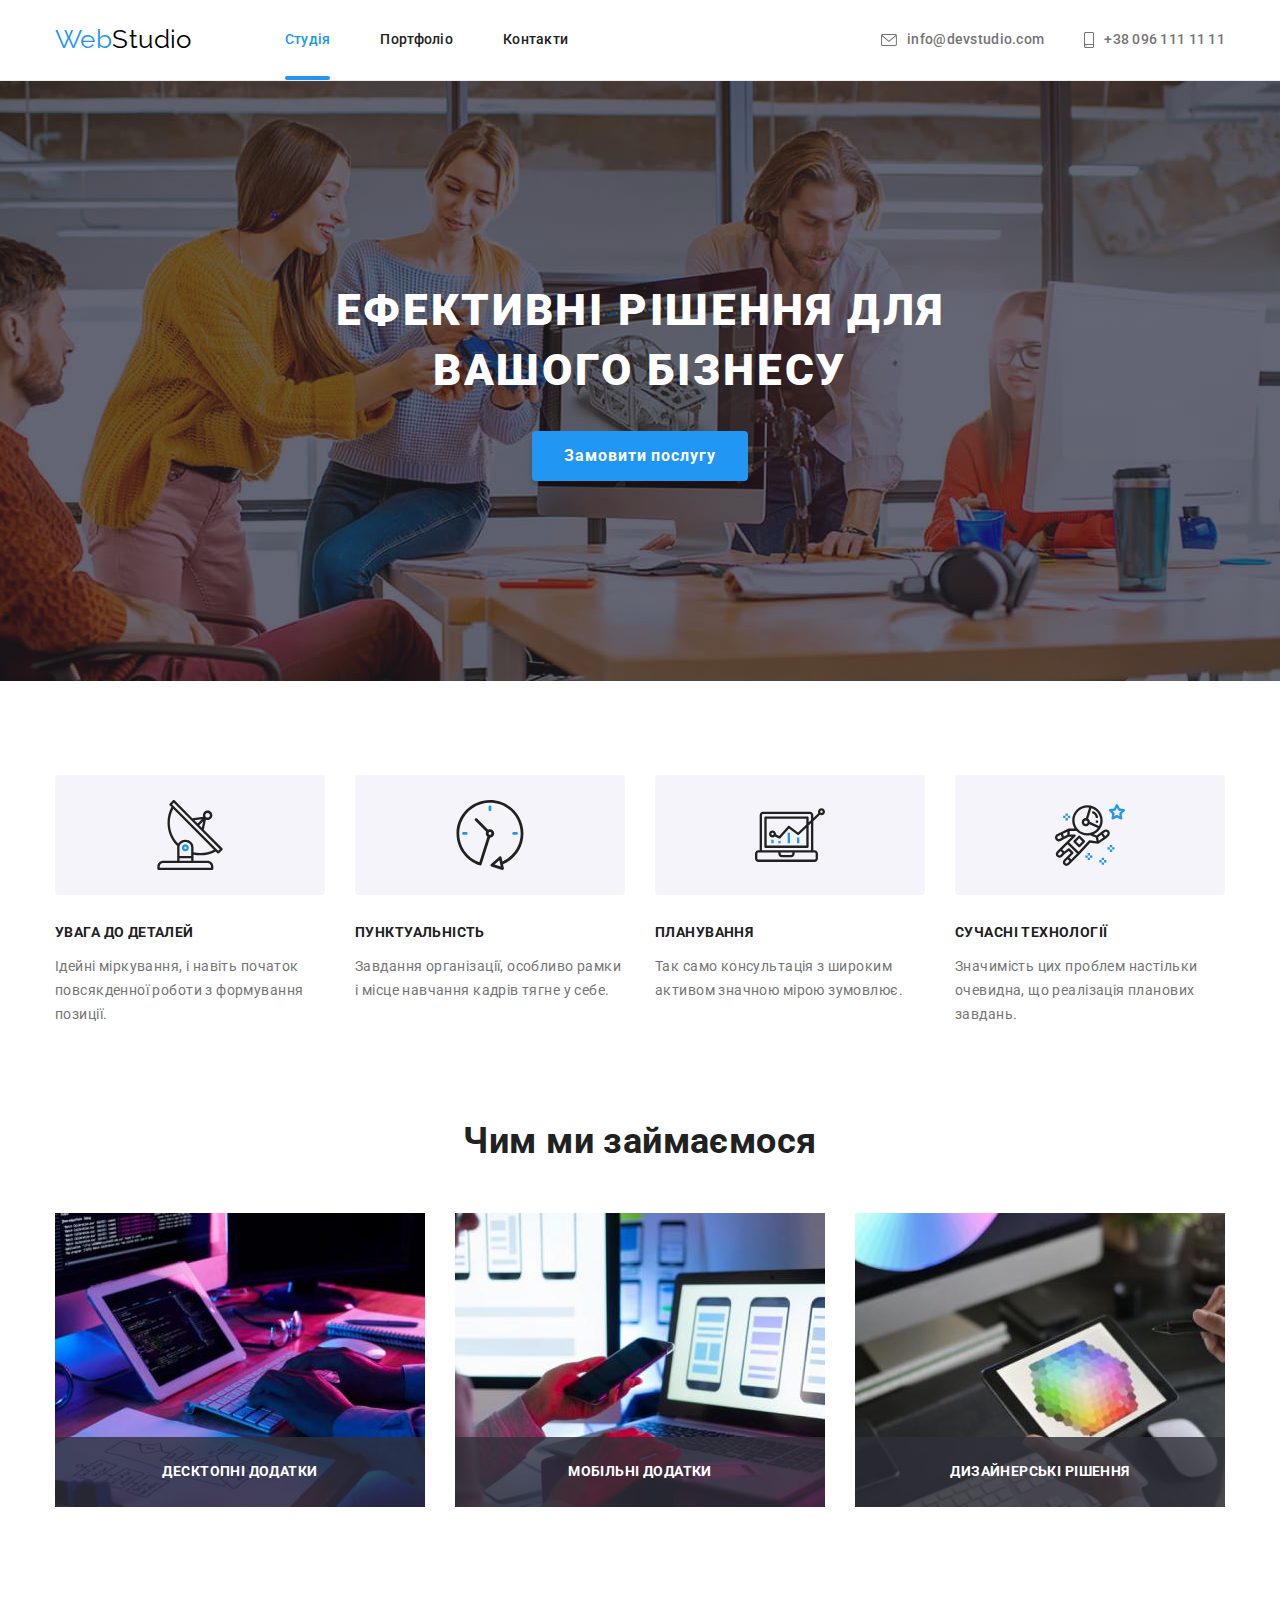
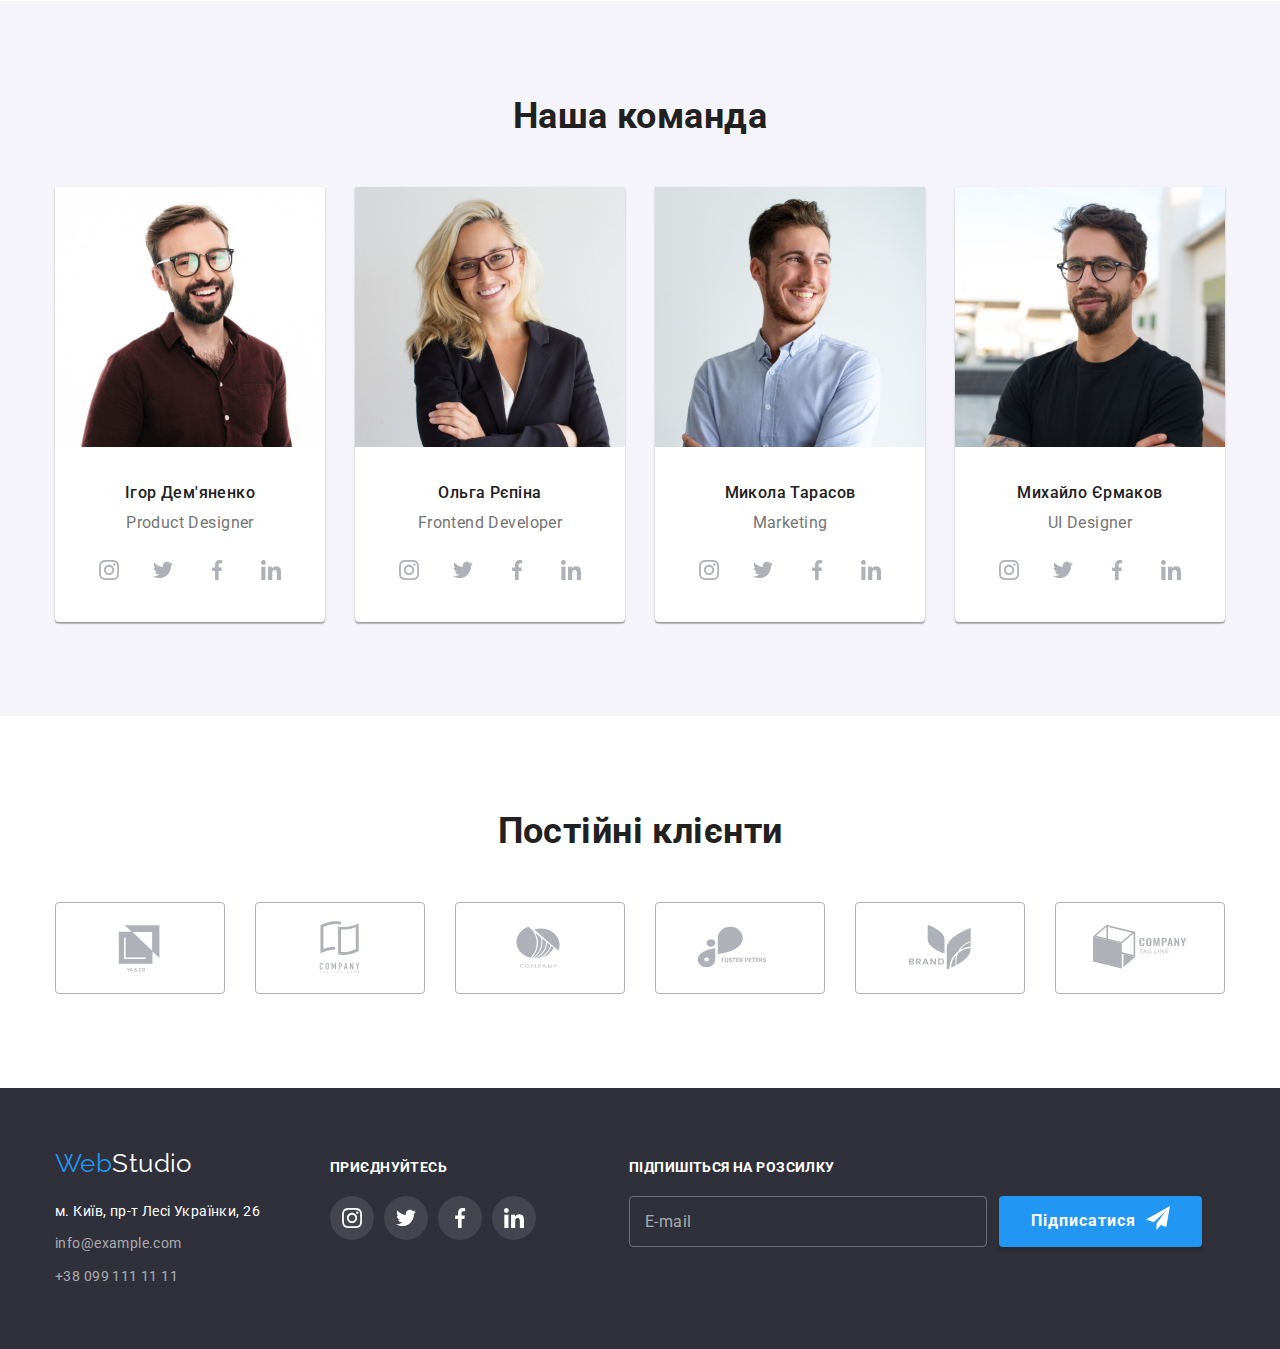
<file: index.html>
<!DOCTYPE html>
<html lang="uk">
  <head>
    <meta charset="UTF-8" />
    <meta http-equiv="X-UA-Compatible" content="IE=edge" />
    <meta name="viewport" content="width=device-width, initial-scale=1.0" />
    <title>WebStudio</title>

    <link rel="preconnect" href="https://fonts.googleapis.com" />
    <link rel="preconnect" href="https://fonts.gstatic.com" crossorigin />
    <link
      href="https://fonts.googleapis.com/css2?family=Raleway:wght@700&family=Roboto:wght@400;500;700;900&display=swap"
      rel="stylesheet"
    />
    <link
      rel="stylesheet"
      href="https://cdnjs.cloudflare.com/ajax/libs/modern-normalize/1.1.0/modern-normalize.min.css"
    />
    <link rel="stylesheet" href="./css/common.css" />
    <link rel="stylesheet" href="./css/main.css" />
  </head>

  <body>
    <header class="page-header">
      <div class="container main-nav">
        <a href="./index.html" class="logo"><span>Web</span>Studio</a>

        <nav>
          <ul class="list site-nav">
            <li class="item"><a href="/" class="link current">Студія</a></li>
            <li class="item">
              <a href="./portfolio.html" class="link">Портфоліо</a>
            </li>
            <li class="item"><a href="/" class="link">Контакти</a></li>
          </ul>
        </nav>

        <ul class="list contact">
          <li class="item">
            <a href="mailto:info@devstudio.com" class="link">
              <svg class="icon" width="16" height="12">
                <use href="./images/symbol-defs.svg#icon-envelope"></use>
              </svg>
              <span>info@devstudio.com</span>
            </a>
          </li>
          <li class="item">
            <a href="tel:+380961111111" class="link">
              <svg class="icon" width="10" height="16">
                <use href="./images/symbol-defs.svg#icon-smartphone"></use>
              </svg>
              <span>+38 096 111 11 11</span>
            </a>
          </li>
        </ul>
      </div>
    </header>

    <main>
      <section class="hero">
        <h1 class="hero-title">Ефективні рішення для вашого бізнесу</h1>
        <button type="button" class="button" data-modal-open>
          Замовити послугу
        </button>
      </section>

      <section class="section no-padding-bottom">
        <div class="container">
          <h2 class="section-title visually-hidden">Особливості</h2>

          <ul class="list features">
            <li class="item">
              <div class="icon-box">
                <svg class="icon" width="70" height="70">
                  <use href="./images/symbol-defs.svg#icon-antenna"></use>
                </svg>
              </div>
              <h3 class="title">УВАГА ДО ДЕТАЛЕЙ</h3>
              <p class="text">
                Ідейні міркування, і навіть початок повсякденної роботи з
                формування позиції.
              </p>
            </li>
            <li class="item">
              <div class="icon-box">
                <svg class="icon" width="70" height="70">
                  <use href="./images/symbol-defs.svg#icon-clock"></use>
                </svg>
              </div>
              <h3 class="title">ПУНКТУАЛЬНІСТЬ</h3>
              <p class="text">
                Завдання організації, особливо рамки і місце навчання кадрів
                тягне у себе.
              </p>
            </li>
            <li class="item">
              <div class="icon-box">
                <svg class="icon" width="70" height="70">
                  <use href="./images/symbol-defs.svg#icon-diagram"></use>
                </svg>
              </div>
              <h3 class="title">ПЛАНУВАННЯ</h3>
              <p class="text">
                Так само консультація з широким активом значною мірою зумовлює.
              </p>
            </li>
            <li class="item">
              <div class="icon-box">
                <svg class="icon" width="70" height="70">
                  <use href="./images/symbol-defs.svg#icon-astronaut"></use>
                </svg>
              </div>
              <h3 class="title">СУЧАСНІ ТЕХНОЛОГІЇ</h3>
              <p class="text">
                Значимість цих проблем настільки очевидна, що реалізація
                планових завдань.
              </p>
            </li>
          </ul>
        </div>
      </section>

      <section class="section">
        <div class="container">
          <h2 class="section-title">Чим ми займаємося</h2>

          <ul class="list directions">
            <li class="item">
              <img
                src="./images/box1.jpeg"
                alt="Десктопні додатки"
                width="370"
              />
              <p class="directions-text">Десктопні додатки</p>
            </li>
            <li class="item">
              <img
                src="./images/box2.jpeg"
                alt="Мобільні додатки"
                width="370"
              />
              <p class="directions-text">Мобільні додатки</p>
            </li>
            <li class="item">
              <img
                src="./images/box3.jpeg"
                alt="Дизайнерські рішення"
                width="370"
              />
              <p class="directions-text">Дизайнерські рішення</p>
            </li>
          </ul>
        </div>
      </section>

      <section class="section team-page">
        <div class="container">
          <h2 class="section-title">Наша команда</h2>

          <ul class="list team">
            <li class="item">
              <img
                class="photo"
                src="./images/team-card-1.jpeg"
                alt="Фото Ігоря Дем'яненко"
                width="270"
                height="260"
              />
              <h3 class="title">Ігор Дем'яненко</h3>
              <p class="text">Product Designer</p>

              <ul class="list social-links">
                <li class="social-item">
                  <a
                    href="/"
                    class="social-link"
                    aria-label="Посилання на інстаграм"
                  >
                    <svg class="social-icon" width="20" height="20">
                      <use href="./images/symbol-defs.svg#icon-instagram"></use>
                    </svg>
                  </a>
                </li>
                <li class="social-item">
                  <a
                    href="/"
                    class="social-link"
                    aria-label="Посилання на твітер"
                  >
                    <svg class="social-icon" width="20" height="20">
                      <use href="./images/symbol-defs.svg#icon-twitter"></use>
                    </svg>
                  </a>
                </li>
                <li class="social-item">
                  <a
                    href="/"
                    class="social-link"
                    aria-label="Посилання на фейсбук"
                  >
                    <svg class="social-icon" width="20" height="20">
                      <use href="./images/symbol-defs.svg#icon-facebook"></use>
                    </svg>
                  </a>
                </li>
                <li class="social-item">
                  <a
                    href="/"
                    class="social-link"
                    aria-label="Посилання на лінкедін"
                  >
                    <svg class="social-icon" width="20" height="20">
                      <use href="./images/symbol-defs.svg#icon-linkedin"></use>
                    </svg>
                  </a>
                </li>
              </ul>
            </li>

            <li class="item">
              <img
                class="photo"
                src="./images/team-card-2.jpeg"
                alt="Фото Ольги Рєпіной"
                width="270"
                height="260"
              />
              <h3 class="title">Ольга Рєпіна</h3>
              <p class="text">Frontend Developer</p>

              <ul class="list social-links">
                <li class="social-item">
                  <a
                    href="/"
                    class="social-link"
                    aria-label="Посилання на інстаграм"
                  >
                    <svg class="social-icon" width="20" height="20">
                      <use href="./images/symbol-defs.svg#icon-instagram"></use>
                    </svg>
                  </a>
                </li>
                <li class="social-item">
                  <a
                    href="/"
                    class="social-link"
                    aria-label="Посилання на твітер"
                  >
                    <svg class="social-icon" width="20" height="20">
                      <use href="./images/symbol-defs.svg#icon-twitter"></use>
                    </svg>
                  </a>
                </li>
                <li class="social-item">
                  <a
                    href="/"
                    class="social-link"
                    aria-label="Посилання на фейсбук"
                  >
                    <svg class="social-icon" width="20" height="20">
                      <use href="./images/symbol-defs.svg#icon-facebook"></use>
                    </svg>
                  </a>
                </li>
                <li class="social-item">
                  <a
                    href="/"
                    class="social-link"
                    aria-label="Посилання на лінкедін"
                  >
                    <svg class="social-icon" width="20" height="20">
                      <use href="./images/symbol-defs.svg#icon-linkedin"></use>
                    </svg>
                  </a>
                </li>
              </ul>
            </li>

            <li class="item">
              <img
                class="photo"
                src="./images/team-card-3.jpeg"
                alt="Фото Миколи Тарасова"
                width="270"
                height="260"
              />
              <h3 class="title">Микола Тарасов</h3>
              <p class="text">Marketing</p>

              <ul class="list social-links">
                <li class="social-item">
                  <a
                    href="/"
                    class="social-link"
                    aria-label="Посилання на інстаграм"
                  >
                    <svg class="social-icon" width="20" height="20">
                      <use href="./images/symbol-defs.svg#icon-instagram"></use>
                    </svg>
                  </a>
                </li>
                <li class="social-item">
                  <a
                    href="/"
                    class="social-link"
                    aria-label="Посилання на твітер"
                  >
                    <svg class="social-icon" width="20" height="20">
                      <use href="./images/symbol-defs.svg#icon-twitter"></use>
                    </svg>
                  </a>
                </li>
                <li class="social-item">
                  <a
                    href="/"
                    class="social-link"
                    aria-label="Посилання на фейсбук"
                  >
                    <svg class="social-icon" width="20" height="20">
                      <use href="./images/symbol-defs.svg#icon-facebook"></use>
                    </svg>
                  </a>
                </li>
                <li class="social-item">
                  <a
                    href="/"
                    class="social-link"
                    aria-label="Посилання на лінкедін"
                  >
                    <svg class="social-icon" width="20" height="20">
                      <use href="./images/symbol-defs.svg#icon-linkedin"></use>
                    </svg>
                  </a>
                </li>
              </ul>
            </li>

            <li class="item">
              <img
                class="photo"
                src="./images/team-card-4.jpeg"
                alt="Фото Михайла Єрмакова"
                width="270"
                height="260"
              />
              <h3 class="title">Михайло Єрмаков</h3>
              <p class="text">UI Designer</p>

              <ul class="list social-links">
                <li class="social-item">
                  <a
                    href="/"
                    class="social-link"
                    aria-label="Посилання на інстаграм"
                  >
                    <svg class="social-icon" width="20" height="20">
                      <use href="./images/symbol-defs.svg#icon-instagram"></use>
                    </svg>
                  </a>
                </li>
                <li class="social-item">
                  <a
                    href="/"
                    class="social-link"
                    aria-label="Посилання на твітер"
                  >
                    <svg class="social-icon" width="20" height="20">
                      <use href="./images/symbol-defs.svg#icon-twitter"></use>
                    </svg>
                  </a>
                </li>
                <li class="social-item">
                  <a
                    href="/"
                    class="social-link"
                    aria-label="Посилання на фейсбук"
                  >
                    <svg class="social-icon" width="20" height="20">
                      <use href="./images/symbol-defs.svg#icon-facebook"></use>
                    </svg>
                  </a>
                </li>
                <li class="social-item">
                  <a
                    href="/"
                    class="social-link"
                    aria-label="Посилання на лінкедін"
                  >
                    <svg class="social-icon" width="20" height="20">
                      <use href="./images/symbol-defs.svg#icon-linkedin"></use>
                    </svg>
                  </a>
                </li>
              </ul>
            </li>
          </ul>
        </div>
      </section>

      <section class="section">
        <div class="container">
          <h2 class="section-title">Постійні клієнти</h2>

          <ul class="list clients">
            <li class="list item">
              <a href="/" class="link" aria-label="Посилання на клієнта 1">
                <svg class="icon" width="106" height="60">
                  <use href="./images/symbol-defs.svg#icon-client-one"></use>
                </svg>
              </a>
            </li>
            <li class="item">
              <a href="" class="link" aria-label="Посилання на клієнта 2">
                <svg class="icon" width="106" height="60">
                  <use href="./images/symbol-defs.svg#icon-client-two"></use>
                </svg>
              </a>
            </li>
            <li class="item">
              <a href="" class="link" aria-label="Посилання на клієнта 3">
                <svg class="icon" width="106" height="60">
                  <use href="./images/symbol-defs.svg#icon-client-three"></use>
                </svg>
              </a>
            </li>
            <li class="item">
              <a href="" class="link" aria-label="Посилання на клієнта 4">
                <svg class="icon" width="106" height="60">
                  <use href="./images/symbol-defs.svg#icon-client-four"></use>
                </svg>
              </a>
            </li>
            <li class="item">
              <a href="" class="link" aria-label="Посилання на клієнта 5">
                <svg class="icon" width="106" height="60">
                  <use href="./images/symbol-defs.svg#icon-client-five"></use>
                </svg>
              </a>
            </li>
            <li class="item">
              <a href="" class="link" aria-label="Посилання на клієнта 6">
                <svg class="icon" width="106" height="60">
                  <use href="./images/symbol-defs.svg#icon-client-six"></use>
                </svg>
              </a>
            </li>
          </ul>
        </div>
      </section>
    </main>

    <footer class="page-footer">
      <div class="container">
        <div class="address-page">
          <a href="./index.html" class="logo"><span>Web</span>Studio</a>

          <address>
            <ul class="list address">
              <li class="item">
                <a
                  class="link"
                  href="https://goo.gl/maps/fJJM2QCTUEpebTVs9"
                  target="_blank"
                  rel="noopener noreferrer"
                  >м. Київ, пр-т Лесі Українки, 26</a
                >
              </li>
              <li class="item">
                <a class="link" href="mailto:info@example.com"
                  >info@example.com</a
                >
              </li>
              <li class="item no-padding-bottom">
                <a class="link" href="tel:+380991111111">+38 099 111 11 11</a>
              </li>
            </ul>
          </address>
        </div>

        <div class="social-footer">
          <h2 class="footer-title">Приєднуйтесь</h2>

          <ul class="list social-page">
            <li class="social-item">
              <a
                href="/"
                class="social-link"
                aria-label="Посилання на інстаграм"
              >
                <svg class="social-icon" width="20" height="20">
                  <use href="./images/symbol-defs.svg#icon-instagram"></use>
                </svg>
              </a>
            </li>
            <li class="social-item">
              <a href="/" class="social-link" aria-label="Посилання на твітер">
                <svg class="social-icon" width="20" height="20">
                  <use href="./images/symbol-defs.svg#icon-twitter"></use>
                </svg>
              </a>
            </li>
            <li class="social-item">
              <a href="/" class="social-link" aria-label="Посилання на фейсбук">
                <svg class="social-icon" width="20" height="20">
                  <use href="./images/symbol-defs.svg#icon-facebook"></use>
                </svg>
              </a>
            </li>
            <li class="social-item">
              <a
                href="/"
                class="social-link"
                aria-label="Посилання на лінкедін"
              >
                <svg class="social-icon" width="20" height="20">
                  <use href="./images/symbol-defs.svg#icon-linkedin"></use>
                </svg>
              </a>
            </li>
          </ul>
        </div>

        <div class="form-footer">
          <h2 class="footer-title">Підпишіться на розсилку</h2>

          <form class="form-mail">
            <div class="form-field">
              <input
                class="form-input"
                type="email"
                name="mail"
                id="mail"
                placeholder=" "
              />
              <label class="form-label" for="mail">E-mail</label>
            </div>

            <button class="button" type="submit">
              Підписатися
              <svg class="social-icon" width="24" height="24">
                <use href="./images/symbol-defs.svg#icon-send"></use>
              </svg>
            </button>
          </form>
        </div>
      </div>
    </footer>

    <div class="backdrop is-hidden" data-modal>
      <div class="modal">
        <button type="button" class="modal-close" data-modal-close>
          <svg width="11" height="11">
            <use href="./images/symbol-defs.svg#icon-vector"></use>
          </svg>
        </button>

        <legend class="form-legend">
          Залиште свої дані, ми вам передзвонимо
        </legend>

        <form class="form-modal">
          <label class="form-field">
            <span class="form-label">Ім'я</span>
            <input class="form-input" type="text" name="name" />
            <svg class="form-icon" width="18" height="18">
              <use href="./images/symbol-defs.svg#icon-person"></use>
            </svg>
          </label>

          <label class="form-field">
            <span class="form-label">Телефон</span>
            <input class="form-input" type="tel" name="tel" />
            <svg class="form-icon" width="18" height="18">
              <use href="./images/symbol-defs.svg#icon-phone"></use>
            </svg>
          </label>

          <label class="form-field">
            <span class="form-label">Пошта</span>
            <input class="form-input" type="email" name="mail" />
            <svg class="form-icon" width="18" height="18">
              <use href="./images/symbol-defs.svg#icon-email"></use>
            </svg>
          </label>

          <label class="form-field">
            <span class="form-label">Коментар</span>
            <textarea
              class="comment"
              name="comment"
              rows="7"
              placeholder="Введіть текст"
            ></textarea>
          </label>

          <label class="form-checkbox">
            <input class="checkbox" type="checkbox" name="topic" value="js" />
            <span class="checkbox-icon">
              <svg class="form-icon" width="12" height="9">
                <use href="./images/symbol-defs.svg#icon-check"></use>
              </svg>
            </span>
            <span class="form-label">
              Погоджуюся з розсилкою та приймаю
              <a href="/"> Умови договору </a>
            </span>
          </label>

          <button class="button" type="submit">Відправити</button>
        </form>
      </div>
    </div>

    <script src="./js/modal.js"></script>
  </body>
</html>
</file>
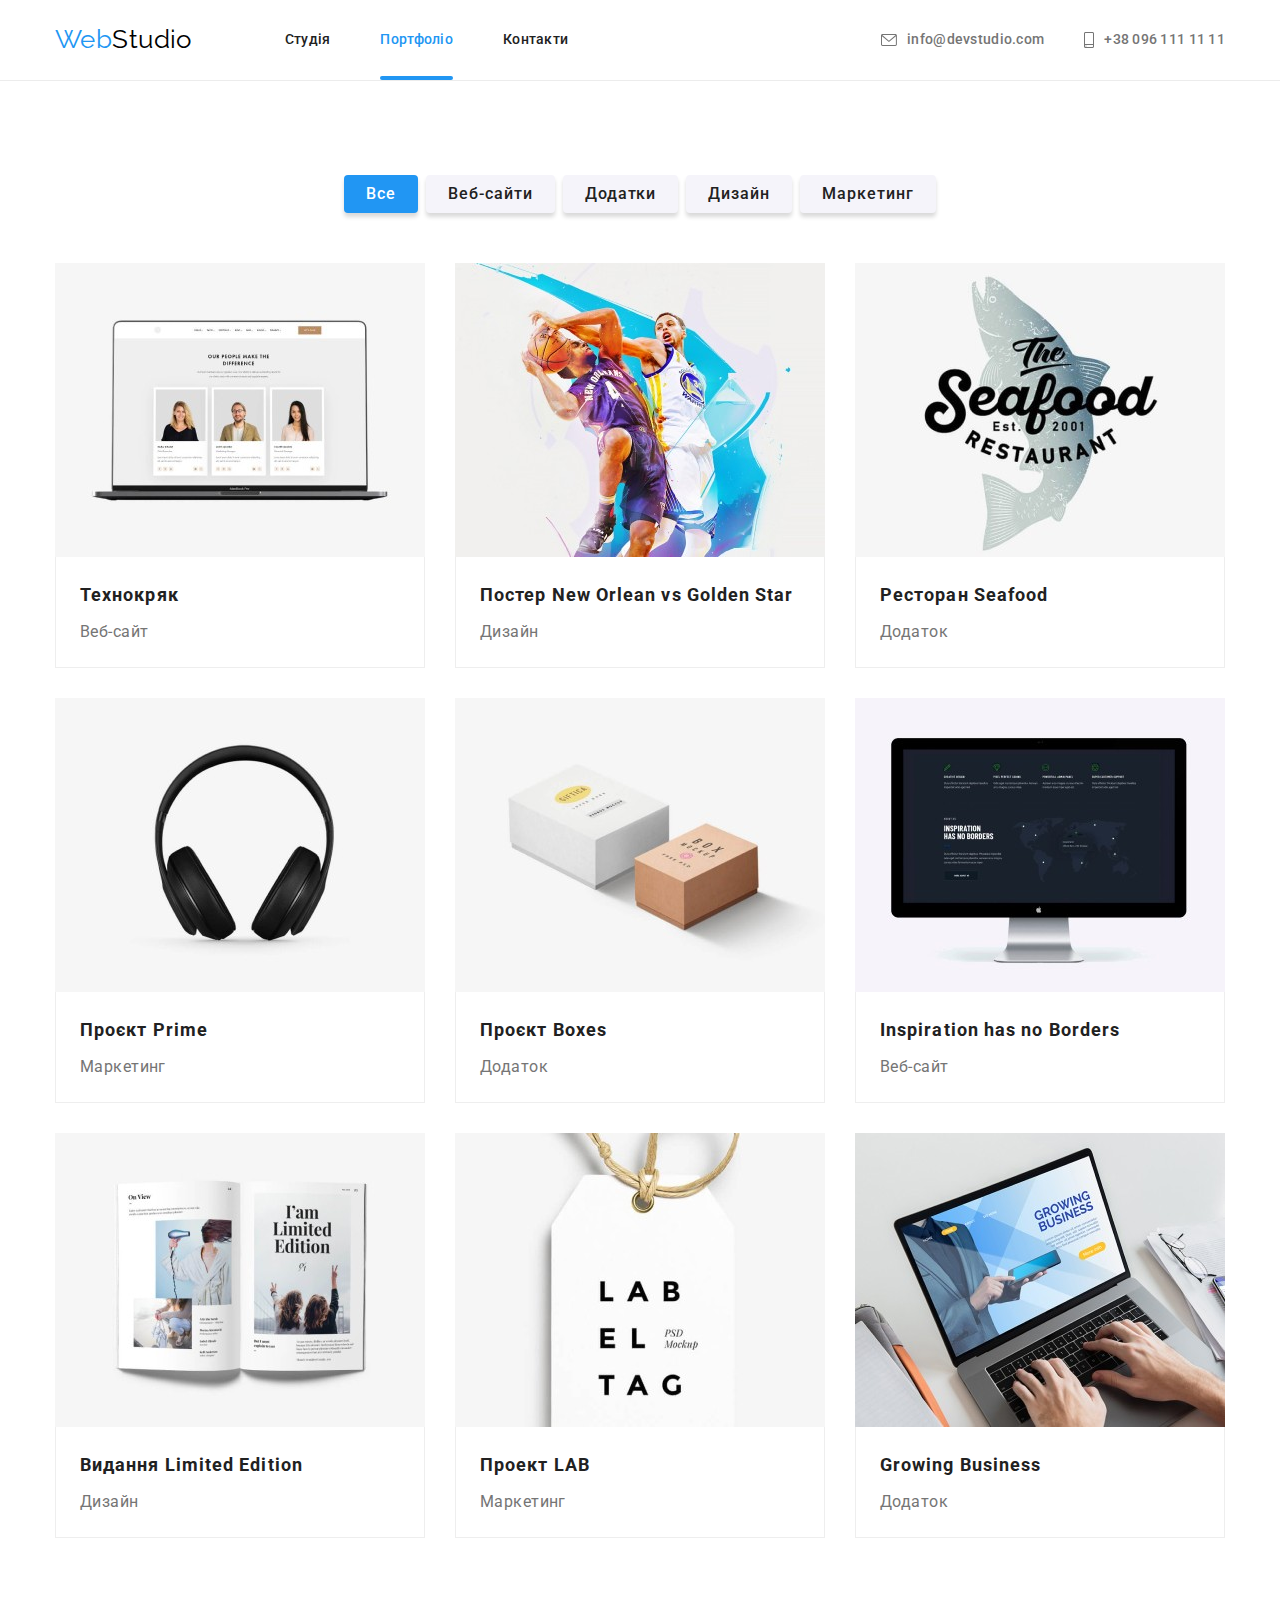
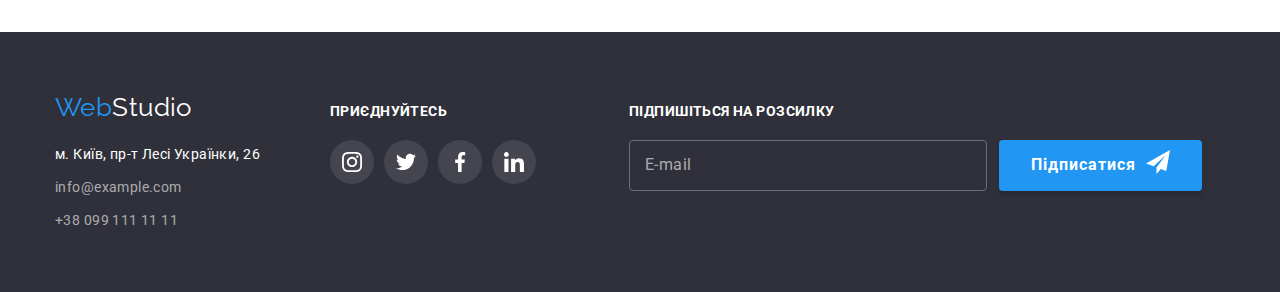
<file: portfolio.html>
<!DOCTYPE html>
<html lang="en">
  <head>
    <meta charset="UTF-8" />
    <meta http-equiv="X-UA-Compatible" content="IE=edge" />
    <meta name="viewport" content="width=device-width, initial-scale=1.0" />
    <title>WebStudio Portfolio</title>

    <link rel="preconnect" href="https://fonts.googleapis.com" />
    <link rel="preconnect" href="https://fonts.gstatic.com" crossorigin />
    <link
      href="https://fonts.googleapis.com/css2?family=Raleway:wght@700&family=Roboto:wght@400;500;700;900&display=swap"
      rel="stylesheet"
    />
    <link
      rel="stylesheet"
      href="https://cdnjs.cloudflare.com/ajax/libs/modern-normalize/1.1.0/modern-normalize.min.css"
    />
    <link rel="stylesheet" href="./css/common.css" />
    <link rel="stylesheet" href="./css/portfolio.css" />
  </head>

  <body>
    <header class="page-header">
      <div class="container main-nav">
        <a href="./index.html" class="logo"><span>Web</span>Studio</a>

        <nav>
          <ul class="list site-nav">
            <li class="item"><a href="./index.html" class="link">Студія</a></li>
            <li class="item">
              <a href="./portfolio.html" class="link current">Портфоліо</a>
            </li>
            <li class="item"><a href="/" class="link">Контакти</a></li>
          </ul>
        </nav>

        <ul class="list contact">
          <li class="item">
            <a href="mailto:info@devstudio.com" class="link">
              <svg class="icon" width="16" height="12">
                <use href="./images/symbol-defs.svg#icon-envelope"></use>
              </svg>
              <span>info@devstudio.com</span>
            </a>
          </li>
          <li class="item">
            <a href="tel:+380961111111" class="link">
              <svg class="icon" width="10" height="16">
                <use href="./images/symbol-defs.svg#icon-smartphone"></use>
              </svg>
              <span>+38 096 111 11 11</span>
            </a>
          </li>
        </ul>
      </div>
    </header>

    <main>
      <section class="section filter-page">
        <div class="container">
          <h1 class="section-title visually-hidden">Портфоліо</h1>

          <ul class="list filter">
            <li class="filter-item">
              <button type="button" class="button primary">Все</button>
            </li>
            <li class="filter-item">
              <button type="button" class="button secondary">Веб-сайти</button>
            </li>
            <li class="filter-item">
              <button type="button" class="button secondary">Додатки</button>
            </li>
            <li class="filter-item">
              <button type="button" class="button secondary">Дизайн</button>
            </li>
            <li class="filter-item">
              <button type="button" class="button secondary">Маркетинг</button>
            </li>
          </ul>

          <ul class="list project">
            <li class="item">
              <a class="link" href="/">
                <div class="project-thumb">
                  <img
                    src="./images/project1.jpeg"
                    alt="Фото проєкта"
                    width="370"
                    height="294"
                  />
                  <p class="label">
                    Ресурс пропонує комплексні пропозиції з різним рівнем
                    функціоналу та сервісів. Все це дозволить відвідувачу
                    отримати вичерпні відомості про компанію чи приватну особу.
                  </p>
                </div>
                <div class="description">
                  <h2 class="title">Технокряк</h2>
                  <p class="text">Веб-сайт</p>
                </div>
              </a>
            </li>
            <li class="item">
              <a class="link" href="/">
                <div class="project-thumb">
                  <img
                    src="./images/project2.jpeg"
                    alt="Фото проєкта"
                    width="370"
                    height="294"
                  />
                  <p class="label">
                    Ресурс пропонує комплексні пропозиції з різним рівнем
                    функціоналу та сервісів. Все це дозволить відвідувачу
                    отримати вичерпні відомості про компанію чи приватну особу.
                  </p>
                </div>
                <div class="description">
                  <h2 class="title">Постер New Orlean vs Golden Star</h2>
                  <p class="text">Дизайн</p>
                </div>
              </a>
            </li>
            <li class="item">
              <a class="link" href="/">
                <div class="project-thumb">
                  <img
                    src="./images/project3.jpeg"
                    alt="Фото проєкта"
                    width="370"
                    height="294"
                  />
                  <p class="label">
                    Ресурс пропонує комплексні пропозиції з різним рівнем
                    функціоналу та сервісів. Все це дозволить відвідувачу
                    отримати вичерпні відомості про компанію чи приватну особу.
                  </p>
                </div>
                <div class="description">
                  <h2 class="title">Ресторан Seafood</h2>
                  <p class="text">Додаток</p>
                </div>
              </a>
            </li>
            <li class="item">
              <a class="link" href="/">
                <div class="project-thumb">
                  <img
                    src="./images/project4.jpeg"
                    alt="Фото проєкта"
                    width="370"
                    height="294"
                  />
                  <p class="label">
                    Ресурс пропонує комплексні пропозиції з різним рівнем
                    функціоналу та сервісів. Все це дозволить відвідувачу
                    отримати вичерпні відомості про компанію чи приватну особу.
                  </p>
                </div>
                <div class="description">
                  <h2 class="title">Проєкт Prime</h2>
                  <p class="text">Маркетинг</p>
                </div>
              </a>
            </li>
            <li class="item">
              <a class="link" href="/">
                <div class="project-thumb">
                  <img
                    src="./images/project5.jpeg"
                    alt="Фото проєкта"
                    width="370"
                    height="294"
                  />
                  <p class="label">
                    Ресурс пропонує комплексні пропозиції з різним рівнем
                    функціоналу та сервісів. Все це дозволить відвідувачу
                    отримати вичерпні відомості про компанію чи приватну особу.
                  </p>
                </div>
                <div class="description">
                  <h2 class="title">Проєкт Boxes</h2>
                  <p class="text">Додаток</p>
                </div>
              </a>
            </li>
            <li class="item">
              <a class="link" href="/">
                <div class="project-thumb">
                  <img
                    src="./images/project6.jpeg"
                    alt="Фото проєкта"
                    width="370"
                    height="294"
                  />
                  <p class="label">
                    Ресурс пропонує комплексні пропозиції з різним рівнем
                    функціоналу та сервісів. Все це дозволить відвідувачу
                    отримати вичерпні відомості про компанію чи приватну особу.
                  </p>
                </div>
                <div class="description">
                  <h2 class="title">Inspiration has no Borders</h2>
                  <p class="text">Веб-сайт</p>
                </div>
              </a>
            </li>
            <li class="item">
              <a class="link" href="/">
                <div class="project-thumb">
                  <img
                    src="./images/project7.jpeg"
                    alt="Фото проєкта"
                    width="370"
                    height="294"
                  />
                  <p class="label">
                    Ресурс пропонує комплексні пропозиції з різним рівнем
                    функціоналу та сервісів. Все це дозволить відвідувачу
                    отримати вичерпні відомості про компанію чи приватну особу.
                  </p>
                </div>
                <div class="description">
                  <h2 class="title">Видання Limited Edition</h2>
                  <p class="text">Дизайн</p>
                </div>
              </a>
            </li>
            <li class="item">
              <a class="link" href="/">
                <div class="project-thumb">
                  <img
                    src="./images/project8.jpeg"
                    alt="Фото проєкта"
                    width="370"
                    height="294"
                  />
                  <p class="label">
                    Ресурс пропонує комплексні пропозиції з різним рівнем
                    функціоналу та сервісів. Все це дозволить відвідувачу
                    отримати вичерпні відомості про компанію чи приватну особу.
                  </p>
                </div>
                <div class="description">
                  <h2 class="title">Проект LAB</h2>
                  <p class="text">Маркетинг</p>
                </div>
              </a>
            </li>
            <li class="item">
              <a class="link" href="/">
                <div class="project-thumb">
                  <img
                    src="./images/project9.jpeg"
                    alt="Фото проєкта"
                    width="370"
                    height="294"
                  />
                  <p class="label">
                    Ресурс пропонує комплексні пропозиції з різним рівнем
                    функціоналу та сервісів. Все це дозволить відвідувачу
                    отримати вичерпні відомості про компанію чи приватну особу.
                  </p>
                </div>
                <div class="description">
                  <h2 class="title">Growing Business</h2>
                  <p class="text">Додаток</p>
                </div>
              </a>
            </li>
          </ul>
        </div>
      </section>
    </main>

    <footer class="page-footer">
      <div class="container">
        <div class="address-page">
          <a href="./index.html" class="logo"><span>Web</span>Studio</a>

          <address>
            <ul class="list address">
              <li class="item">
                <a
                  class="link"
                  href="https://goo.gl/maps/fJJM2QCTUEpebTVs9"
                  target="_blank"
                  rel="noopener noreferrer"
                >
                  м. Київ, пр-т Лесі Українки, 26
                </a>
              </li>
              <li class="item">
                <a class="link" href="mailto:info@example.com">
                  info@example.com
                </a>
              </li>
              <li class="item no-padding-bottom">
                <a class="link" href="tel:+380991111111"> +38 099 111 11 11 </a>
              </li>
            </ul>
          </address>
        </div>

        <div class="social-footer">
          <h2 class="footer-title">Приєднуйтесь</h2>

          <ul class="list social-page">
            <li class="social-item">
              <a
                href="/"
                class="social-link"
                aria-label="Посилання на інстаграм"
              >
                <svg class="social-icon" width="20" height="20">
                  <use href="./images/symbol-defs.svg#icon-instagram"></use>
                </svg>
              </a>
            </li>
            <li class="social-item">
              <a href="/" class="social-link" aria-label="Посилання на твітер">
                <svg class="social-icon" width="20" height="20">
                  <use href="./images/symbol-defs.svg#icon-twitter"></use>
                </svg>
              </a>
            </li>
            <li class="social-item">
              <a href="/" class="social-link" aria-label="Посилання на фейсбук">
                <svg class="social-icon" width="20" height="20">
                  <use href="./images/symbol-defs.svg#icon-facebook"></use>
                </svg>
              </a>
            </li>
            <li class="social-item">
              <a
                href="/"
                class="social-link"
                aria-label="Посилання на лінкедін"
              >
                <svg class="social-icon" width="20" height="20">
                  <use href="./images/symbol-defs.svg#icon-linkedin"></use>
                </svg>
              </a>
            </li>
          </ul>
        </div>

        <div class="form-footer">
          <h2 class="footer-title">Підпишіться на розсилку</h2>

          <form class="form-mail">
            <div class="form-field">
              <input
                class="form-input"
                type="email"
                name="mail"
                id="mail"
                placeholder=" "
              />
              <label class="form-label" for="mail">E-mail</label>
            </div>

            <button class="button" type="submit">
              Підписатися
              <svg class="social-icon" width="24" height="24">
                <use href="./images/symbol-defs.svg#icon-send"></use>
              </svg>
            </button>
          </form>
        </div>
      </div>
    </footer>
  </body>
</html>
</file>
<file: css/common.css>
/* цвет основного текста #757575 */
/* вторичный цвет текста #212121 */
/* белый #FFFFFF */
/* цвет текста адреса rgba(255, 255, 255, 0.6) */
/* акцент #2196F3 */
/* вторичный цвет фона #F5F4FA */
:root {
    --primary-text-color: #757575;
    --title-text-color: #212121;
    --accent-color: #2196F3;
    --primary-white-color: #FFFFFF;
    --logo-color: #000;
    --button-bg-color: #F5F4FA;
    --footer-bg-color: #2F303A;
    --icon-color: #AFB1B8;
    --timing-function: cubic-bezier(0.4, 0, 0.2, 1);
}

body {
    position: relative;
    background-color: var(--primary-white-color);
    color: var(--primary-text-color);

    font-family: 'Roboto', sans-serif;
    font-weight: 400;
    font-size: 14px;
    line-height: 1.7;
    letter-spacing: 0.03em;
}

.list {
    padding: 0;
    margin: 0;
    list-style: none;
}

.logo {
    color: var(--logo-color);

    font-family: 'Raleway', sans-serif;
    font-size: 26px;
    line-height: 1.2;
    text-decoration: none;
}

.page-header .logo {
    padding-top: 24px;
    padding-bottom: 24px;
}

footer .logo {
    display: inline-block;
    margin-bottom: 20px;

    color: var(--primary-white-color);
}

/* page header */
.page-header {
    border-bottom: 1px solid #ECECEC;
}

.container {
    width: 1200px;
    margin: 0 auto;
    padding: 0 15px;
}

.main-nav {
    display: flex;
    align-items: center;
}

/* site nav */
.site-nav {
    display: flex;
    margin-left: 93px;
}

.site-nav > .item,
.contact > .item {
    position: relative;

    display: flex;
    align-items: center;
    padding-top: 32px;
    padding-bottom: 32px;
}

.site-nav .item:not(:last-child) {
    margin-right: 50px;
}

.site-nav .link {
    display: block;

    color: var(--title-text-color);

    font-weight: 500;
    line-height: 1.14;
    letter-spacing: 0.02em;
    text-decoration: none;

    transition: color 250ms var(--timing-function);
}

.site-nav .link.current::after {
    position: absolute;
    bottom: 0;
    left: 0;
    content: "";
    width: 100%;
    height: 4px;

    background: #2196F3;
    border-radius: 2px;
}

/* contact */
.contact {
    display: flex;
    flex-wrap: wrap;
    align-items: center;
    margin-left: auto;
}

.contact .item + .item {
    margin-left: 30px;
}

.contact .link {
    display: flex;
    flex-wrap: wrap;
    align-items: center;
    margin-left: 10px;

    color: var(--primary-text-color);

    font-weight: 500;
    line-height: 1.14;
    letter-spacing: 0.02em;
    text-decoration: none;

    transition: color 250ms var(--timing-function);
}

.contact .link .icon {
    display: block;
    margin-right: 10px;

    fill: var(--primary-text-color);

    transition: fill 250ms var(--timing-function);
}

.contact .link:hover .icon,
.contact .link:focus .icon,
.modal .modal-close:hover,
.modal .modal-close:focus  {
    fill: var(--accent-color);
}


/* button */
.button {
    display: inline-flex;
    padding: 10px 32px;
    text-align: center;
    border-radius: 4px;
    box-shadow: 0px 4px 4px rgba(0, 0, 0, 0.15);
    border: none;

    background-color: var(--accent-color);
    color: var(--primary-white-color);

    font-family: 'Roboto', sans-serif;
    font-weight: 700;
    font-size: 16px;
    line-height: 1.9;
    letter-spacing: 0.06em;

    transition: background-color 250ms var(--timing-function);

    cursor: pointer;
}

.button:hover,
.button:focus {
    background-color: #188CE8;
}

/* main */
.section {
    padding-top: 94px;
    padding-bottom: 94px;
}

.section.no-padding-bottom {
    padding-bottom: 0;
}

.section-title {
    margin-top: 0;
    margin-bottom: 50px;

    color: var(--title-text-color);

    font-weight: 700;
    font-size: 36px;
    line-height: 1.17;
    text-align: center;
}

.visually-hidden {
    position: absolute;
    white-space: nowrap;
    width: 1px;
    height: 1px;
    overflow: hidden;
    border: 0;
    padding: 0;
    clip: rect(0 0 0 0);
    clip-path: inset(50%);
    margin: -1px;
}

/* footer */
footer {
    background-color: var(--footer-bg-color);
}

.page-footer {
    padding: 60px 0;
}

.page-footer .container {
    display: flex;
    flex-wrap: wrap;
    align-items: flex-start;
}

.page-footer .address-page {
    margin-right: 70px;
}

/* address */
.address > .item {
    margin-bottom: 9px;
}

.address > .item.no-padding-bottom {
    margin-bottom: 0;
}

.address .link {
    color: rgba(255, 255, 255, 0.6);

    font-style: normal;
    text-decoration: none;

    transition: color 250ms var(--timing-function);
}

.address > .item:first-child .link {
    color: var(--primary-white-color);
    transition: color 250ms var(--timing-function);
}

/* social */
.social-footer {
    margin-right: 93px;
}
.page-footer .footer-title {
    margin-top: 12px;
    margin-bottom: 20px;

    color: var(--primary-white-color);

    font-size: 14px;
    font-weight: 700;
    line-height: 1.14;
    text-transform: uppercase;
}

.social-footer .social-page {
    display: flex;
    flex-wrap: wrap;
    justify-content: center;
}

.social-footer .social-item:not(:last-child) {
    margin-right: 10px;
}

.social-footer .social-item:not(:nth-last-child(-n + 4)) {
    margin-bottom: 10px;
}

.social-footer .social-link {
    width: 44px;
    height: 44px;
    display: flex;
    justify-content: center;
    align-items: center;

    border-radius: 50% 50%;
    background-color: rgba(255, 255, 255, 0.1);
    
    transition: background-color 250ms var(--timing-function);

    cursor: pointer;
}

.social-footer .social-link:hover,
.social-footer .social-link:focus {
    border-radius: 50% 50%;
    background-color: var(--accent-color);
}

.social-footer .social-icon,
.form-footer .social-icon {
    fill: var(--primary-white-color);
}

.social-footer .social-link:hover .social-icon,
.social-footer .social-link:focus .social-icon,
.form-footer .button:hover .social-icon,
.form-footer .button:focus .social-icon {
    fill: var(--primary-white-color);
}

/* form */
.form-footer .form-mail {
    display: flex;
    flex-wrap: wrap;
}

.form-mail .form-field {
    position: relative;
    overflow: hidden;
}

.form-footer .form-input {
    display: block;
    min-width: 358px;
    padding: 15px 16px;
    margin-right: 12px;

    background-color: rgba(255, 255, 255, 0);
    color: var(--primary-text-color);

    border: 1px solid rgba(255, 255, 255, 0.3);
    box-shadow: 0px 4px 4px rgba(0, 0, 0, 0.15);
    border-radius: 4px;
    outline: transparent;

    transition: border 250ms var(--timing-function);
}

.form-footer .form-label {
    color: rgba(255, 255, 255, 0.6);

    font-size: 16px;
    line-height: 1.25;
}

.form-mail .form-label {
    position: absolute;
    top: 50%;
    left: 16px;

    transform: translateY(-50%);
    transition: transform 250ms var(--timing-function);
}

.form-footer .social-icon {
    margin-left: 10px;
}

.form-input:hover + .form-label,
.form-input:focus + .form-label,
.form-input:not(:placeholder-shown) + .form-label {
    transform: translateY(150%);
}

.logo > span,
.site-nav .link.current,
.site-nav .link:hover,
.site-nav .link:focus,
.contact .link:hover,
.contact .link:focus,
.address .link:hover,
.address .link:focus,
.address > .item:first-child .link:hover,
.address > .item:first-child .link:focus {
    color: var(--accent-color);
}

/* backdrop */
.backdrop {
    position: fixed;
    top: 0;
    left: 0;
    width: 100%;
    height: 100%;
    background-color: rgba(0, 0, 0, 0.2);

    opacity: 1;
    transition: opacity 1000ms var(--timing-function);
}

.backdrop.is-hidden {
    opacity: 0;
    pointer-events: none;
}

/* modal */
.modal {
    position: absolute;

    min-width: 528px;
    /* min-height: 500px; */
    top: 50%;
    left: 50%;
    padding: 40px;
    text-align: center;

    background-color: #FFFFFF;
    box-shadow: 0px 1px 3px rgba(0, 0, 0, 0.12), 0px 1px 1px rgba(0, 0, 0, 0.14), 0px 2px 1px rgba(0, 0, 0, 0.2);
    border-radius: 4px;

    transform: translate(-50%, -50%) scale(1);
    transition: transform 500ms var(--timing-function) 1000ms;
}

.backdrop.is-hidden .modal {
    transform: translate(-50%, -50%) scale(0);
}

.modal .modal-close {
    position: absolute;
    top: 8px;
    right: 8px;

    width: 30px;
    height: 30px;

    background-color: var(--primary-white-color);
    border: 1px solid rgba(0, 0, 0, 0.1);
    border-radius: 50% 50%;

    transition: border 250ms var(--timing-function),
    fill 250ms var(--timing-function);
    cursor: pointer;
}

.modal .modal-close:hover,
.modal .modal-close:focus {
    border: 1px solid var(--accent-color);
}

.modal .form-legend {
    margin-bottom: 12px;

    color: var(--title-text-color);

    font-weight: 700;
    font-size: 20px;
    line-height: 1.15;
}

.form-modal {
    width: 100%;
    margin-left: auto;
    margin-right: auto;
}

.form-modal .form-field {
    position: relative;

    display: flex;
    flex-direction: column;
    text-align: left;

    font-size: 12px;
    line-height: 1.17;
    letter-spacing: 0.01em;
}

.form-modal .form-field:not(:nth-last-child(3)) {
    margin-bottom: 10px;
}

.form-field input {
    margin: 0;
    padding: 11px 12px 11px 42px;

    color: #000;
    border: 1px solid rgba(33, 33, 33, 0.2);
    border-radius: 4px;

    font-family: 'Roboto', sans-serif;
    font-weight: 400;
    font-size: 16px;
    line-height: 0;

    transition: border 250ms var(--timing-function);
    cursor: pointer;
}

.form-field span {
    margin-bottom: 4px;
}

.form-field input::placeholder {
    color: rgba(117, 117, 117, 0.5);
}

.form-field .form-icon {
    position: absolute;
    bottom: calc(0% + 12px);
    left: 12px;

    fill: var(--title-text-color);

    transition: fill 250ms var(--timing-function);
}

.form-modal .form-checkbox {
    display: flex;
    margin-bottom: 30px;
    align-items: center;
    justify-content: center;

    cursor: pointer;
}

.checkbox {
    -webkit-appearance: none;
    -moz-appearance: none;
    appearance: none;

    position: absolute;
}

.checkbox-icon {
    position: relative;
    display: inline-block;
    width: 16px;
    height: 15px;
    margin-right: 9px;

    border: 2px solid var(--title-text-color);
    border-radius: 4px;

    transition: background-color 250ms var(--timing-function),
    border 250ms var(--timing-function);
}

.checkbox:checked + .checkbox-icon {
    border-color: var(--accent-color);
    background-color: var(--accent-color);
    background-origin: content-box;
}

.checkbox:focus + .checkbox-icon {
    outline: var(--accent-color);
    border: 2px solid blue;
}

.checkbox-icon .form-icon {
    position: absolute;
    top: 50%;
    left: 50%;
    transform: translate(-50%, -50%);
    fill: transparent;

    transition: fill 250ms var(--timing-function);
}

.checkbox:checked + .checkbox-icon .form-icon {
    fill: var(--primary-white-color);
}

.form-checkbox a {
    color: var(--accent-color);
}

.form-field .comment {
    resize: none;
    padding: 11px 16px;

    color: #000;
    border: 1px solid rgba(33, 33, 33, 0.2);
    border-radius: 4px;

    cursor: pointer;
}

.form-field:nth-last-child(3) {
    margin-bottom: 20px;
}

.form-modal .button {
    padding: 10px 52px;
}

.form-input:hover,
.form-input:focus,
.form-field .comment:hover,
.form-field .comment:focus {
    border: 1px solid var(--accent-color); 
}

.form-field:hover .form-icon,
.form-input:focus + .form-icon {
    fill: var(--accent-color);
}
</file>
<file: css/main.css>
.hero {
    max-width: 1600px;
    min-height: 600px;
    margin-left: auto;
    margin-right: auto;
    padding-top: 200px;
    padding-bottom: 200px;
    text-align: center;
    background-color: var(--primary-text-colo);
    background-image: 
    linear-gradient(
        to right,
        rgba(47, 48, 58, 0.4), rgba(47, 48, 58, 0.4)), 
        url(../images/bagraund-img.jpeg);
    background-repeat: no-repeat;
    background-size: cover;
    background-position: center;
}

.hero-title {
    max-width: 696px;
    margin-top: 0;
    margin-bottom: 30px;
    margin-left: auto;
    margin-right: auto;

    color: var(--primary-white-color);

    font-weight: 900;
    font-size: 44px;
    line-height: 1.36;
    letter-spacing: 0.06em;
    text-transform: uppercase;
}


/* features */
.features {
    display: flex;
    flex-wrap: wrap;
}

.features > .item {
    width: calc((100% - 90px) / 4);
}

.features > .item:not(:nth-child(4n)) {
    margin-right: 30px;
}

.features > .item:not(:nth-last-child(-n + 4)) {
    margin-bottom: 30px;
}

.features .icon-box {
    display: flex;
    height: 120px;
    margin-bottom: 30px;
    align-items: center;
    justify-content: center;

    background-color: var(--button-bg-color);
    border-radius: 4px;
}

.features .title {
    margin-top: 0;
    margin-bottom: 10;
    color: var(--title-text-color);

    font-weight: 700;
    font-size: 14px;
    line-height: 1.14;
    text-transform: uppercase;
}

.features .text {
    margin-top: 0;
    margin-bottom: 0;
}

/* directions */
.directions {
    display: flex;
    flex-wrap: wrap;
}

.directions > .item {
    position: relative;
    width: calc((100% - 60px) / 3);
    line-height: 0;
}

.directions > .item:not(:nth-child(3n)) {
    margin-right: 30px;
}

.directions > .item:not(:nth-last-child(-n + 3)) {
    margin-bottom: 30px;
}

.directions .directions-text {
    position: absolute;

    width: 100%;
    left: 0;
    bottom: 0;
    margin: 0;
    padding: 27px 0;

    background-color: rgba(47, 48, 58, 0.8);
    color: #FFFFFF;

    font-weight: 700;
    line-height: 1.14;
    text-align: center;
    text-transform: uppercase;
}

/* team */
.section.team-page {
    background-color: var(--button-bg-color);
}

.team {
    display: flex;
    flex-wrap: wrap;
}

.team > .item {
    text-align: center;
    width: calc((100% - 90px) / 4);
    padding-bottom: 30px;

    background-color: var(--primary-white-color);
    box-shadow: 0px 1px 3px rgba(0, 0, 0, 0.12), 0px 1px 1px rgba(0, 0, 0, 0.14), 0px 2px 1px rgba(0, 0, 0, 0.2);
    border-radius: 0px 0px 4px 4px;
}

.team > .item:not(:nth-child(4n)) {
    margin-right: 30px;
}

.team > .item:not(:nth-last-child(-n + 4)) {
    margin-bottom: 30px;
}

.team .photo {
    margin-bottom: 30px;
}

.team .title {
    margin-top: 0;
    margin-bottom: 10px;

    color: var(--title-text-color);

    font-weight: 500;
    font-size: 16px;
    line-height: 1.18;
}

.team .text {
    margin-top: 0;
    margin-bottom: 16px;

    font-size: 16px;
    line-height: 1.19;
}

.team .social-links {
    display: flex;
    flex-wrap: wrap;
    justify-content: center;
}

.team .social-item:not(:last-child) {
    margin-right: 10px;
}

.team .social-item:not(:nth-last-child(-n + 4)) {
    margin-bottom: 10px;
}

.team .social-link {
    width: 44px;
    height: 44px;
    display: flex;
    justify-content: center;
    align-items: center;

    border-radius: 50% 50%;

    transition: background-color 250ms var(--timing-function);

    cursor: pointer;
}

.team .social-link:hover,
.team .social-link:focus {
    background-color: var(--accent-color);

    cursor: pointer;
}

.team .social-icon {
    fill: var(--icon-color);

    transition: fill 250ms var(--timing-function);
}

.team .social-link:hover .social-icon,
.team .social-link:focus .social-icon {
    fill: var(--primary-white-color);
}

/* clients */
.clients {
    display: flex;
    flex-wrap: wrap;
}

.clients > .item {
    display: block;
    width: calc((100% - 150px) / 6);
}

.clients > .item:not(:nth-child(6n)) {
    margin-right: 30px;
}

.clients > .item:not(:nth-last-child(-n + 6)) {
    margin-bottom: 30px;
}

.clients .link {
    height: 92px;
    display: flex;
    justify-content: center;
    align-items: center;

    border: 1px solid var(--icon-color);
    border-radius: 4px;

    transition: border 250ms var(--timing-function);

    cursor: pointer;
}

.clients .link:hover,
.clients .link:focus {
    border: 1px solid var(--accent-color);
}

.clients .icon {
    fill: var(--icon-color);

    transition: fill 250ms var(--timing-function);
}

.clients .link:hover .icon,
.clients .link:focus .icon {
    fill: var(--accent-color);
}
</file>
<file: css/portfolio.css>
.filter {
    display: flex;
    flex-wrap: wrap;
    justify-content: center;
    margin-bottom: 50px;

}

.filter .filter-item:not(:last-child) {
    margin-right: 8px;
}

.filter .button {
    padding: 6px 22px;
    border-radius: 4px;
    border: none;
    /* margin-right: 8px; */

    font-family: 'Roboto', sans-serif;
    font-weight: 500;
    font-size: 16px;
    line-height: 1.6;

    transition: background-color 250ms var(--timing-function), 
    color 250ms var(--timing-function), 
    box-shadow 250ms var(--timing-function);

    cursor: pointer;
}

.filter .button.primary {
    background-color: var(--accent-color);
    color: var(--primary-white-color);
}

.filter .button.secondary {
    background-color: var(--button-bg-color);
    color: var(--title-text-color);
}

.filter .button:hover,
.filter .button:focus {
    background-color: var(--accent-color);
    color: var(--primary-white-color);
    box-shadow: 0px 3px 1px rgba(0, 0, 0, 0.1), 0px 1px 2px rgba(0, 0, 0, 0.08), 0px 2px 2px rgba(0, 0, 0, 0.12);
}

.project {
    display: flex;
    flex-wrap: wrap;
    margin: -15px;
}

.project > .item {
    margin: 15px;
    width: 370px;
    line-height: 0;
}

.project .link {
    display: block;
    transition: box-shadow 250ms var(--timing-function);

    cursor: pointer;
}

.project .link:hover,
.project .link:focus {
    box-shadow: 0px 1px 1px rgba(0, 0, 0, 0.12), 0px 4px 4px rgba(0, 0, 0, 0.06), 1px 4px 6px rgba(0, 0, 0, 0.16);
}

.project a {
    text-decoration: none;
}

.project a:visited {
    color: inherit;
}

.project .project-thumb {
    position: relative;
    overflow: hidden;
}

.project .project-thumb::before {
    position: absolute;
    content: "";
    width: 100%;
    height: 100%;
    
    background-color: rgba(33, 150, 243, 0.9);

    transform: translateY(100%);
    transition: transform 250ms var(--timing-function);
}

.project .link:hover .project-thumb::before,
.project .link:focus .project-thumb::before {
    transform: translateY(0);
}

.project-thumb .label {
    position: absolute;

    width: 322px;
    margin: 0;
    top: 150%;
    left: 50%;
    
    color: #FFFFFF;
    font-size: 18px;
    line-height: 1.56;

    transform: translate(-50%, -50%);
    transition: transform 250ms var(--timing-function);
}

.project .link:hover .label,
.project .link:focus .label {
    transform: translate(-50%, -225%);
}

.description {
    padding: 20px 24px;
    border-right: 1px solid #EEEEEE;
    border-left: 1px solid #EEEEEE;
    border-bottom: 1px solid #EEEEEE;
    text-align: left;
}

.project .title {
    margin-top: 0;
    margin-bottom: 4px;

    color: var(--title-text-color);

    font-weight: 700;
    font-size: 18px;
    line-height: 2;
    letter-spacing: 0.06em;
}

.project .text {
    margin-top: 0;
    margin-bottom: 0;

    color: var(--primary-text-color);

    font-size: 16px;
    line-height: 1.88;
}
</file>
